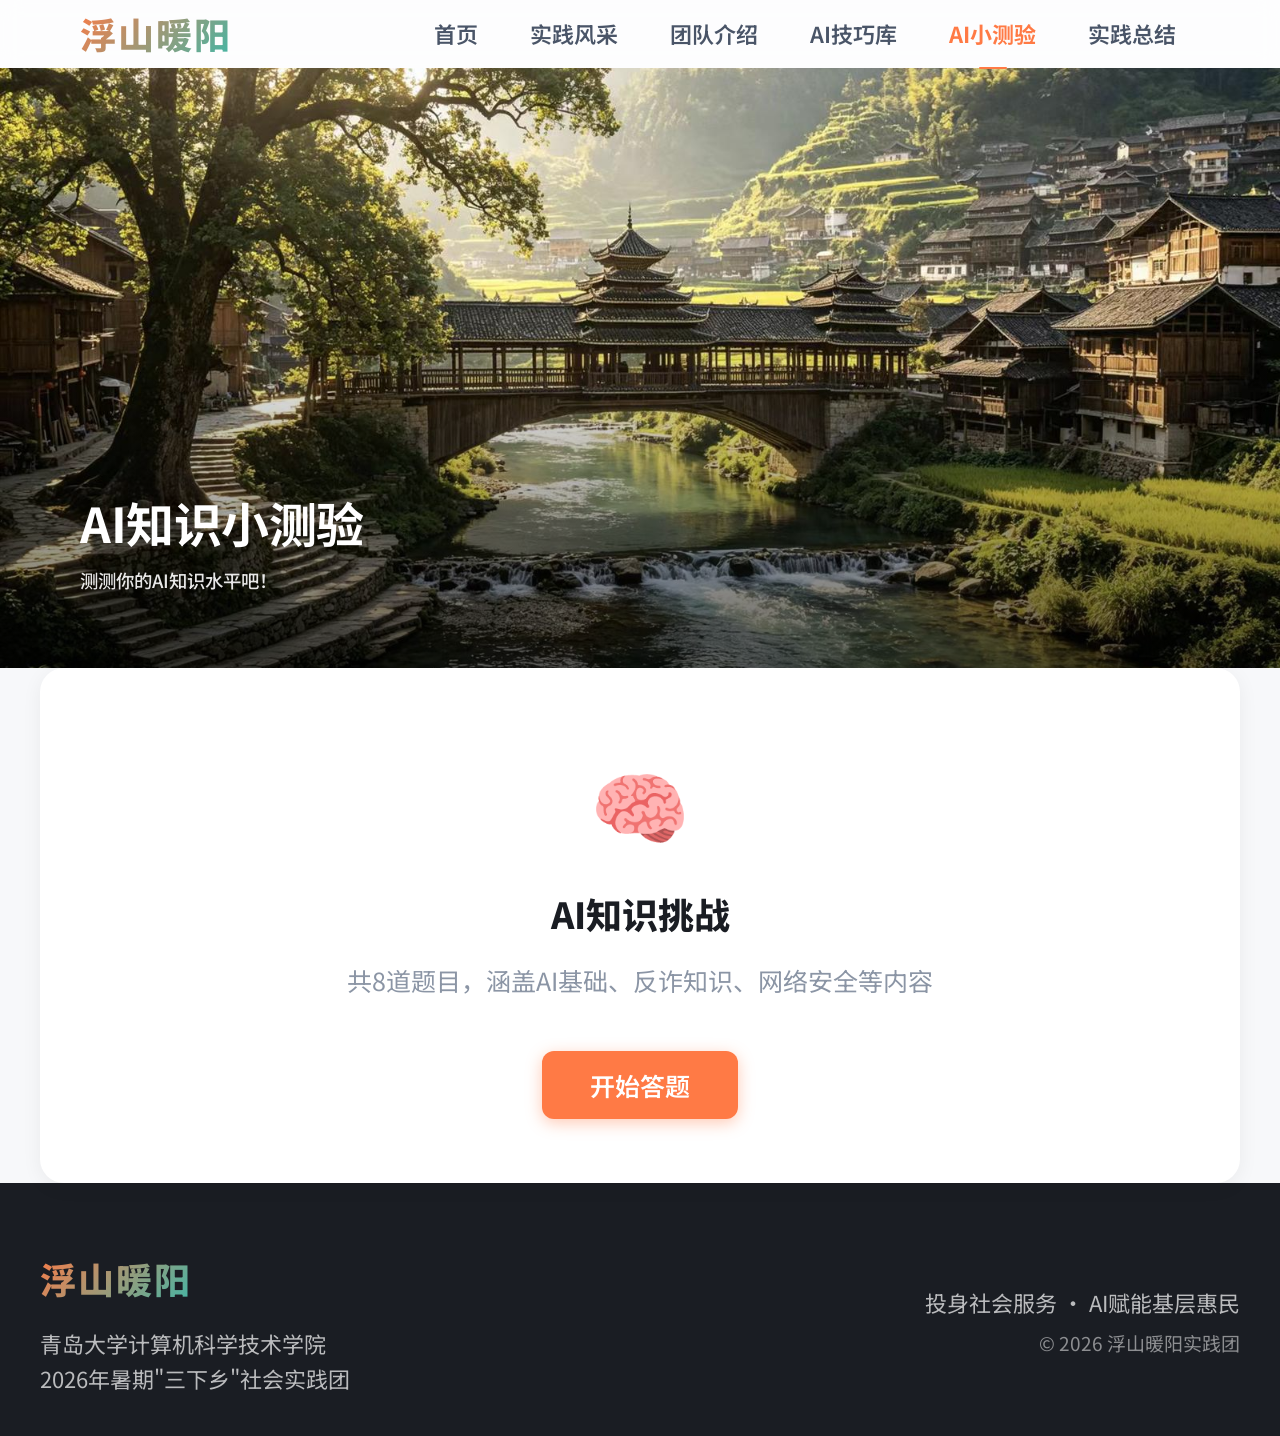
<file: quiz.html>
﻿<!DOCTYPE html>
<html lang="zh-CN">
<head>
    <meta charset="UTF-8">
    <meta name="viewport" content="width=device-width, initial-scale=1.0">
    <title>AI小测验 · 浮山暖阳</title>
    <link rel="stylesheet" href="css/style.css">
    <style>
/* 手机端导航修复 */
@media (max-width: 768px) {
    .nav-menu { display: none; position: fixed; top: 56px; left: 0; right: 0; background: #fff; flex-direction: column; padding: 16px; box-shadow: 0 4px 16px rgba(0,0,0,.1); gap: 8px; z-index: 1000; }
    .nav-menu.active { display: flex; }
    .hamburger { display: flex !important; position: relative; z-index: 1001; }
    .hamburger span { background: #333; display: block; }
}
.quiz-icon{font-size:5rem;margin-bottom:20px}
.quiz-main{margin-bottom:24px}
.progress-text{text-align:right;margin-top:12px;font-size:.9rem;color:#8B95A5}
.result-score{font-size:4rem;font-weight:800;background:linear-gradient(135deg,#FF7A45,#3CB8A9);-webkit-background-clip:text;-webkit-text-fill-color:transparent;background-clip:text;margin:16px 0 20px}
.quiz-container{max-width:1200px;margin:0 auto;background:#fff;border-radius:24px;padding:64px 56px;box-shadow:0 4px 20px rgba(0,0,0,.06);text-align:center}
.container{max-width:1300px}
.page-header{height:66.67vh;min-height:500px;background-size:cover;background-position:center;position:relative;margin:0;margin-top:68px;display:block!important;align-items:unset!important;justify-content:unset!important;text-align:left!important}
.page-header::before{content:'';position:absolute;inset:0;background:linear-gradient(to bottom,rgba(0,0,0,0) 40%,rgba(0,0,0,0.6) 100%)!important;top:0!important;right:0!important;width:100%!important;height:100%!important;border-radius:0!important}
.page-header::after{display:none!important}
.page-header .container{position:absolute!important;z-index:1!important;text-align:left!important;left:80px!important;bottom:72px!important;max-width:none!important;width:auto!important;margin:0!important;padding:0!important}
.page-title{color:#fff;font-size:3rem;font-weight:700;margin-bottom:12px;text-shadow:0 2px 8px rgba(0,0,0,.3)}
.page-subtitle{color:#fff;opacity:.9;font-size:1.15rem;margin:0;text-shadow:0 1px 4px rgba(0,0,0,.3)}
    </style>
    <link href="https://fonts.googleapis.com/css2?family=Noto+Sans+SC:wght@300;400;500;700;900&display=swap" rel="stylesheet">
</head>
<body>
    <!-- 导航栏 -->
    <nav class="navbar" id="navbar">
        <div class="nav-container">
            <a href="index.html" class="nav-logo">
                <span class="logo-text">浮山暖阳</span>
            </a>
            <ul class="nav-menu" id="navMenu">
                <li><a href="index.html" class="nav-link">首页</a></li>
                <li><a href="practice.html" class="nav-link">实践风采</a></li>
                <li><a href="team.html" class="nav-link">团队介绍</a></li>
                <li><a href="ai.html" class="nav-link">AI技巧库</a></li>
                <li><a href="quiz.html" class="nav-link active">AI小测验</a></li>
                <li><a href="summary.html" class="nav-link">实践总结</a></li>
            </ul>
            <div class="hamburger" id="hamburger">
                <span></span>
                <span></span>
                <span></span>
            </div>
        </div>
    </nav>

    <!-- 页面头部 -->
    <div class="page-header" style="background-image:url('images/quiz.jpg.jpg');">
        <div class="container">
            <h1 class="page-title">AI知识小测验</h1>
            <p class="page-subtitle">测测你的AI知识水平吧！</p>
        </div>
    </div>

    <div class="container">
        <div class="quiz-container reveal">
            <div class="quiz-start" id="quiz-start">
                <div class="quiz-icon">🧠</div>
                <h2>AI知识挑战</h2>
                <p>共8道题目，涵盖AI基础、反诈知识、网络安全等内容</p>
                <button class="btn btn-primary" onclick="startQuiz()">开始答题</button>
            </div>
            
            <div class="quiz-main" id="quiz-main" style="display:none;">
                <div class="quiz-progress">
                    <div class="progress-bar">
                        <div class="progress-fill" id="progress-fill"></div>
                    </div>
                    <div class="progress-text">
                        第 <span id="current-q">1</span> / 8 题
                    </div>
                </div>
                <div class="quiz-question" id="quiz-question"></div>
                <div class="quiz-options" id="quiz-options"></div>
                <div class="quiz-feedback" id="quiz-feedback" style="display:none;"></div>
                <button class="btn btn-primary next-btn" id="next-btn" style="display:none;" onclick="nextQuestion()">
                    下一题 →
                </button>
            </div>
            
            <div class="quiz-result" id="quiz-result" style="display:none;">
                <div class="result-icon" id="result-icon">🎉</div>
                <h2 id="result-title">测验完成！</h2>
                <div class="result-score">
                    <span id="score-value">0</span> / 8
                </div>
                <p id="result-desc"></p>
                <button class="btn btn-primary" onclick="restartQuiz()">再测一次</button>
            </div>
        </div>
    </div>

    <!-- 页脚 -->
    <footer class="footer">
        <div class="container">
            <div class="footer-content">
                <div class="footer-left">
                    <div class="footer-logo">
                        <span class="logo-text">浮山暖阳</span>
                    </div>
                    <p>青岛大学计算机科学技术学院<br>2026年暑期"三下乡"社会实践团</p>
                </div>
                <div class="footer-right">
                    <p>投身社会服务 · AI赋能基层惠民</p>
                    <p class="footer-copyright">© 2026 浮山暖阳实践团</p>
                </div>
            </div>
        </div>
    </footer>

    <!-- 回到顶部按钮 -->
    <button class="back-to-top" id="backToTop" onclick="scrollToTop()">
        <span>↑</span>
    </button>

    <script src="js/main.js"></script>
</body>
</html>
</file>
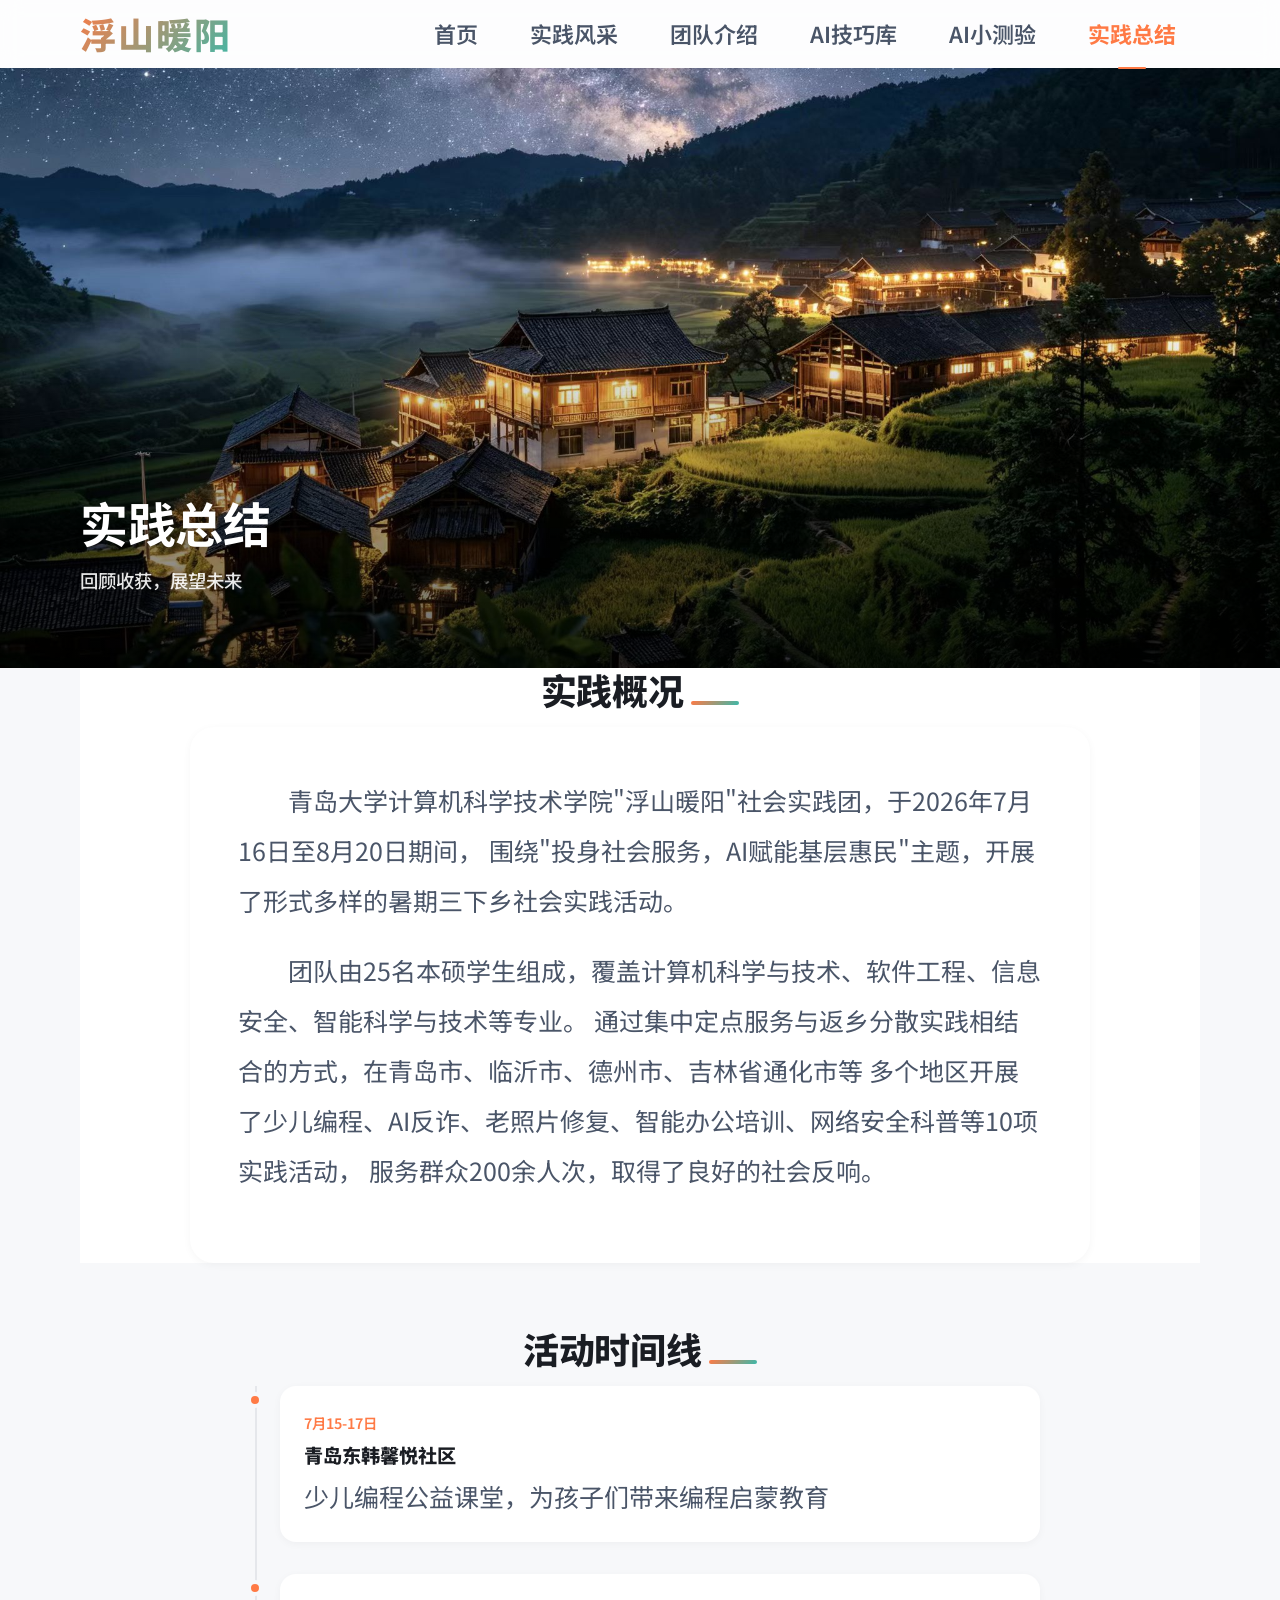
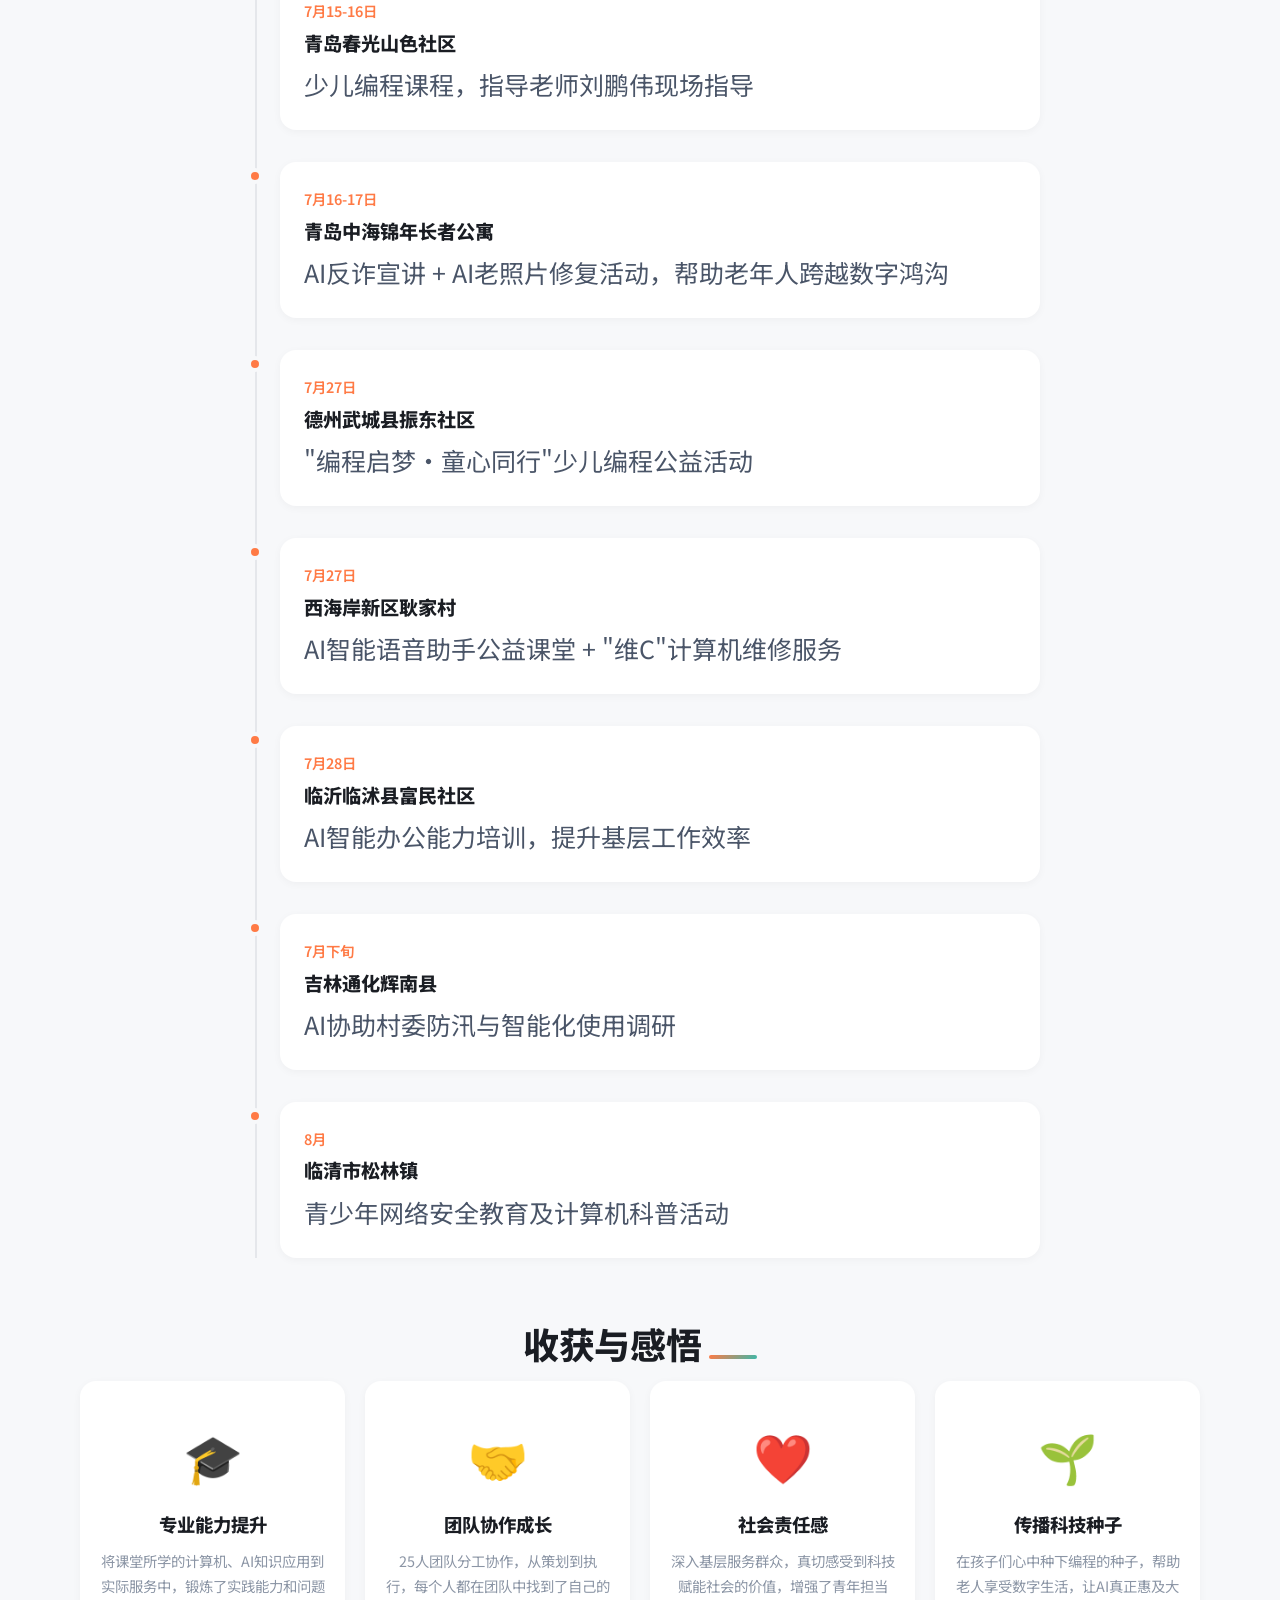
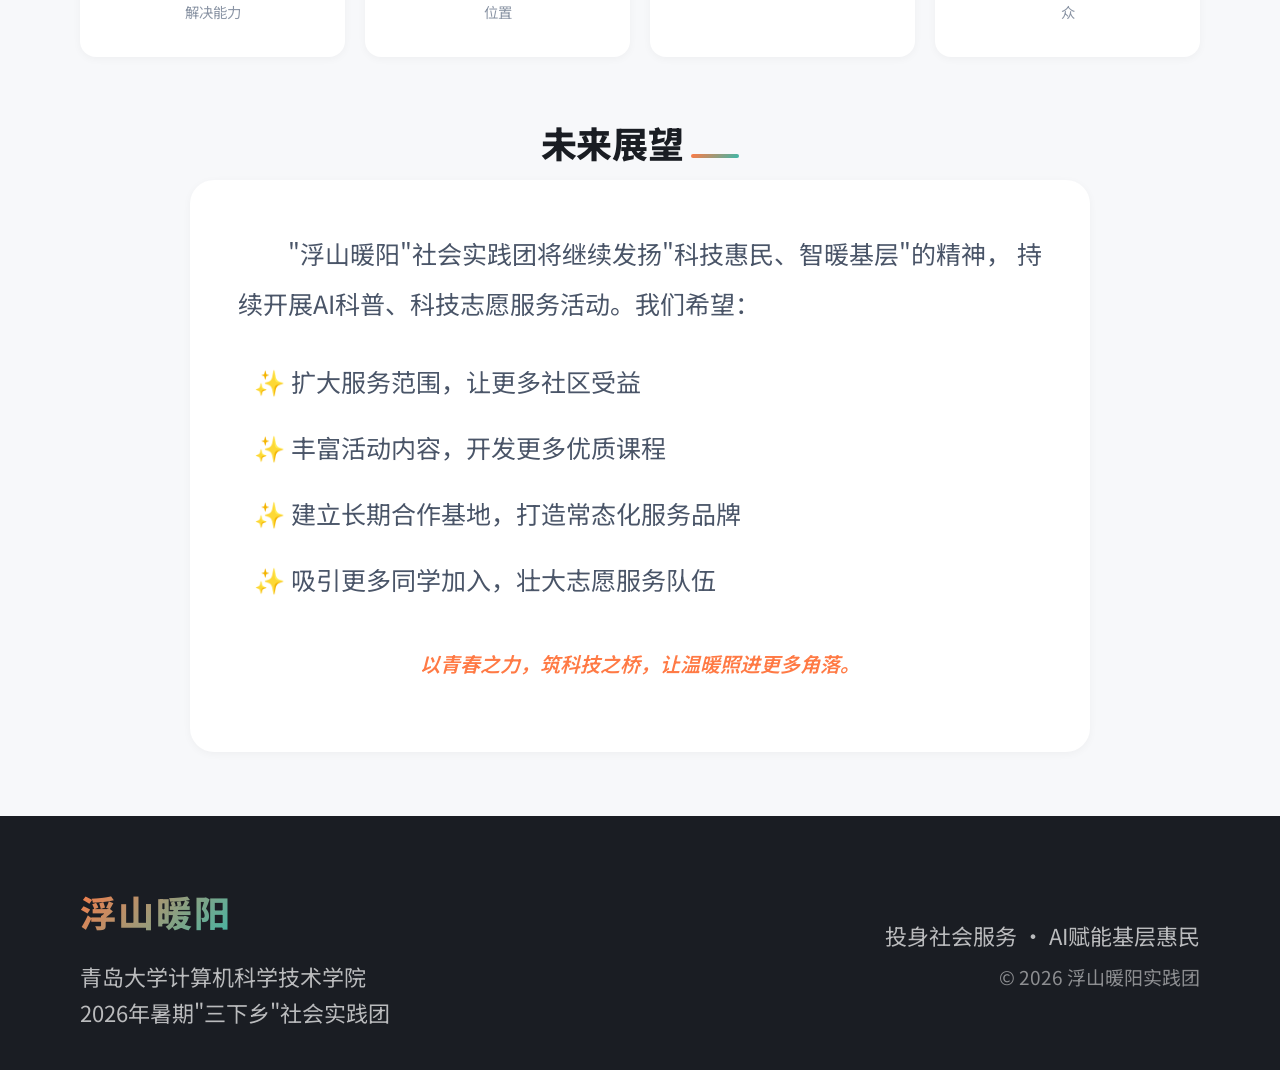
<file: summary.html>
﻿<!DOCTYPE html>
<html lang="zh-CN">
<head>
    <meta charset="UTF-8">
    <meta name="viewport" content="width=device-width, initial-scale=1.0">
    <title>实践总结 · 浮山暖阳</title>
    <link rel="stylesheet" href="css/style.css">
    <style>
/* 手机端导航修复 */
@media (max-width: 768px) {
    .nav-menu { display: none; position: fixed; top: 56px; left: 0; right: 0; background: #fff; flex-direction: column; padding: 16px; box-shadow: 0 4px 16px rgba(0,0,0,.1); gap: 8px; z-index: 1000; }
    .nav-menu.active { display: flex; }
    .hamburger { display: flex !important; position: relative; z-index: 1001; }
    .hamburger span { background: #333; display: block; }
}
.summary-card{max-width:900px;margin:0 auto;background:#fff;border-radius:24px;padding:48px;box-shadow:0 2px 8px rgba(0,0,0,.04);line-height:2}
.summary-card p{margin-bottom:20px;text-indent:2em}
.timeline-section{margin-top:64px;margin-bottom:64px}
.timeline{max-width:800px;margin:0 auto;position:relative;padding-left:40px}
.timeline::before{content:'';position:absolute;left:15px;top:0;bottom:0;width:2px;background:#E5E7EB}
.timeline-item{position:relative;margin-bottom:32px}
.timeline-item:last-child{margin-bottom:0}
.timeline-dot{position:absolute;left:-33px;top:6px;width:16px;height:16px;border-radius:50%;background:#FF7A45;border:4px solid #F7F8FA;z-index:1}
.timeline-content{background:#fff;padding:24px;border-radius:16px;box-shadow:0 2px 8px rgba(0,0,0,.04)}
.timeline-date{color:#FF7A45;font-weight:600;font-size:.9rem;margin-bottom:8px}
.timeline-content h3{font-size:1.2rem;margin-bottom:8px}
.timeline-content p{color:#4A5568;margin:0}
.harvest-section{margin-bottom:64px}
.harvest-grid{display:grid;grid-template-columns:repeat(4,1fr);gap:20px;max-width:1200px;margin:0 auto}
.harvest-card{background:#fff;border-radius:16px;padding:32px 20px;text-align:center;box-shadow:0 2px 8px rgba(0,0,0,.04);transition:all .3s ease}
.harvest-card:hover{transform:translateY(-4px);box-shadow:0 8px 32px rgba(0,0,0,.08)}
.harvest-icon{font-size:3rem;margin-bottom:16px}
.harvest-card h3{font-size:1.15rem;margin-bottom:12px}
.harvest-card p{color:#8B95A5;line-height:1.8;font-size:.9rem}
.future-section{margin-bottom:64px}
.future-card{max-width:900px;margin:0 auto;background:#fff;border-radius:24px;padding:48px;box-shadow:0 2px 8px rgba(0,0,0,.04);line-height:2}
.future-card p{margin-bottom:20px;text-indent:2em}
.future-card ul{list-style:none;padding:0;margin-bottom:20px}
.future-card li{padding:8px 0;padding-left:16px;position:relative}
.future-quote{text-align:center;font-size:1.25rem;font-weight:600;color:#FF7A45;margin-top:32px!important;text-indent:0!important;font-style:italic}
.page-header{height:66.67vh;min-height:500px;background-size:cover;background-position:center;position:relative;margin:0;margin-top:68px;display:block!important;align-items:unset!important;justify-content:unset!important;text-align:left!important}
.page-header::before{content:'';position:absolute;inset:0;background:linear-gradient(to bottom,rgba(0,0,0,0) 40%,rgba(0,0,0,0.6) 100%)!important;top:0!important;right:0!important;width:100%!important;height:100%!important;border-radius:0!important}
.page-header::after{display:none!important}
.page-header .container{position:absolute!important;z-index:1!important;text-align:left!important;left:80px!important;bottom:72px!important;max-width:none!important;width:auto!important;margin:0!important;padding:0!important}
.page-title{color:#fff;font-size:3rem;font-weight:700;margin-bottom:12px;text-shadow:0 2px 8px rgba(0,0,0,.3)}
.page-subtitle{color:#fff;opacity:.9;font-size:1.15rem;margin:0;text-shadow:0 1px 4px rgba(0,0,0,.3)}
    </style>
    <link href="https://fonts.googleapis.com/css2?family=Noto+Sans+SC:wght@300;400;500;700;900&display=swap" rel="stylesheet">
</head>
<body>
    <!-- 导航栏 -->
    <nav class="navbar" id="navbar">
        <div class="nav-container">
            <a href="index.html" class="nav-logo">
                <span class="logo-text">浮山暖阳</span>
            </a>
            <ul class="nav-menu" id="navMenu">
                <li><a href="index.html" class="nav-link">首页</a></li>
                <li><a href="practice.html" class="nav-link">实践风采</a></li>
                <li><a href="team.html" class="nav-link">团队介绍</a></li>
                <li><a href="ai.html" class="nav-link">AI技巧库</a></li>
                <li><a href="quiz.html" class="nav-link">AI小测验</a></li>
                <li><a href="summary.html" class="nav-link active">实践总结</a></li>
            </ul>
            <div class="hamburger" id="hamburger">
                <span></span>
                <span></span>
                <span></span>
            </div>
        </div>
    </nav>

    <!-- 页面头部 -->
    <div class="page-header" style="background-image:url('images/summary.jpg.jpg');">
        <div class="container">
            <h1 class="page-title">实践总结</h1>
            <p class="page-subtitle">回顾收获，展望未来</p>
        </div>
    </div>

    <div class="container">
        <!-- 实践概况 -->
        <div class="summary-section reveal">
            <h2 class="section-title">实践概况 <span class="title-line"></span></h2>
            <div class="summary-card">
                <p>
                    青岛大学计算机科学技术学院"浮山暖阳"社会实践团，于2026年7月16日至8月20日期间，
                    围绕"投身社会服务，AI赋能基层惠民"主题，开展了形式多样的暑期三下乡社会实践活动。
                </p>
                <p>
                    团队由25名本硕学生组成，覆盖计算机科学与技术、软件工程、信息安全、智能科学与技术等专业。
                    通过集中定点服务与返乡分散实践相结合的方式，在青岛市、临沂市、德州市、吉林省通化市等
                    多个地区开展了少儿编程、AI反诈、老照片修复、智能办公培训、网络安全科普等10项实践活动，
                    服务群众200余人次，取得了良好的社会反响。
                </p>
            </div>
        </div>

        <!-- 活动时间线 -->
        <div class="timeline-section reveal">
            <h2 class="section-title">活动时间线 <span class="title-line"></span></h2>
            <div class="timeline">
                <div class="timeline-item">
                    <div class="timeline-dot"></div>
                    <div class="timeline-content">
                        <div class="timeline-date">7月15-17日</div>
                        <h3>青岛东韩馨悦社区</h3>
                        <p>少儿编程公益课堂，为孩子们带来编程启蒙教育</p>
                    </div>
                </div>
                <div class="timeline-item">
                    <div class="timeline-dot"></div>
                    <div class="timeline-content">
                        <div class="timeline-date">7月15-16日</div>
                        <h3>青岛春光山色社区</h3>
                        <p>少儿编程课程，指导老师刘鹏伟现场指导</p>
                    </div>
                </div>
                <div class="timeline-item">
                    <div class="timeline-dot"></div>
                    <div class="timeline-content">
                        <div class="timeline-date">7月16-17日</div>
                        <h3>青岛中海锦年长者公寓</h3>
                        <p>AI反诈宣讲 + AI老照片修复活动，帮助老年人跨越数字鸿沟</p>
                    </div>
                </div>
                <div class="timeline-item">
                    <div class="timeline-dot"></div>
                    <div class="timeline-content">
                        <div class="timeline-date">7月27日</div>
                        <h3>德州武城县振东社区</h3>
                        <p>"编程启梦·童心同行"少儿编程公益活动</p>
                    </div>
                </div>
                <div class="timeline-item">
                    <div class="timeline-dot"></div>
                    <div class="timeline-content">
                        <div class="timeline-date">7月27日</div>
                        <h3>西海岸新区耿家村</h3>
                        <p>AI智能语音助手公益课堂 + "维C"计算机维修服务</p>
                    </div>
                </div>
                <div class="timeline-item">
                    <div class="timeline-dot"></div>
                    <div class="timeline-content">
                        <div class="timeline-date">7月28日</div>
                        <h3>临沂临沭县富民社区</h3>
                        <p>AI智能办公能力培训，提升基层工作效率</p>
                    </div>
                </div>
                <div class="timeline-item">
                    <div class="timeline-dot"></div>
                    <div class="timeline-content">
                        <div class="timeline-date">7月下旬</div>
                        <h3>吉林通化辉南县</h3>
                        <p>AI协助村委防汛与智能化使用调研</p>
                    </div>
                </div>
                <div class="timeline-item">
                    <div class="timeline-dot"></div>
                    <div class="timeline-content">
                        <div class="timeline-date">8月</div>
                        <h3>临清市松林镇</h3>
                        <p>青少年网络安全教育及计算机科普活动</p>
                    </div>
                </div>
            </div>
        </div>

        <!-- 收获与感悟 -->
        <div class="harvest-section reveal">
            <h2 class="section-title">收获与感悟 <span class="title-line"></span></h2>
            <div class="harvest-grid">
                <div class="harvest-card">
                    <div class="harvest-icon">🎓</div>
                    <h3>专业能力提升</h3>
                    <p>将课堂所学的计算机、AI知识应用到实际服务中，锻炼了实践能力和问题解决能力</p>
                </div>
                <div class="harvest-card">
                    <div class="harvest-icon">🤝</div>
                    <h3>团队协作成长</h3>
                    <p>25人团队分工协作，从策划到执行，每个人都在团队中找到了自己的位置</p>
                </div>
                <div class="harvest-card">
                    <div class="harvest-icon">❤️</div>
                    <h3>社会责任感</h3>
                    <p>深入基层服务群众，真切感受到科技赋能社会的价值，增强了青年担当</p>
                </div>
                <div class="harvest-card">
                    <div class="harvest-icon">🌱</div>
                    <h3>传播科技种子</h3>
                    <p>在孩子们心中种下编程的种子，帮助老人享受数字生活，让AI真正惠及大众</p>
                </div>
            </div>
        </div>

        <!-- 未来展望 -->
        <div class="future-section reveal">
            <h2 class="section-title">未来展望 <span class="title-line"></span></h2>
            <div class="future-card">
                <p>
                    "浮山暖阳"社会实践团将继续发扬"科技惠民、智暖基层"的精神，
                    持续开展AI科普、科技志愿服务活动。我们希望：
                </p>
                <ul>
                    <li>✨ 扩大服务范围，让更多社区受益</li>
                    <li>✨ 丰富活动内容，开发更多优质课程</li>
                    <li>✨ 建立长期合作基地，打造常态化服务品牌</li>
                    <li>✨ 吸引更多同学加入，壮大志愿服务队伍</li>
                </ul>
                <p class="future-quote">
                    以青春之力，筑科技之桥，让温暖照进更多角落。
                </p>
            </div>
        </div>
    </div>

    <!-- 页脚 -->
    <footer class="footer">
        <div class="container">
            <div class="footer-content">
                <div class="footer-left">
                    <div class="footer-logo">
                        <span class="logo-text">浮山暖阳</span>
                    </div>
                    <p>青岛大学计算机科学技术学院<br>2026年暑期"三下乡"社会实践团</p>
                </div>
                <div class="footer-right">
                    <p>投身社会服务 · AI赋能基层惠民</p>
                    <p class="footer-copyright">© 2026 浮山暖阳实践团</p>
                </div>
            </div>
        </div>
    </footer>

    <!-- 回到顶部按钮 -->
    <button class="back-to-top" id="backToTop" onclick="scrollToTop()">
        <span>↑</span>
    </button>

    <script src="js/main.js"></script>
</body>
</html>
</file>
<file: css/style.css>
/* ============================================
   浮山暖阳 · 设计系统
   ============================================ */

/* ========== 1. 设计变量 ========== */
:root {
    /* 主色：暖橙 */
    --color-primary: #FF7A45;
    --color-primary-hover: #FF6633;
    --color-primary-light: #FFF1EB;
    --color-primary-lighter: #FFFAF7;

    /* 辅色：青绿 */
    --color-secondary: #3CB8A9;
    --color-secondary-hover: #2DA899;
    --color-secondary-light: #E8F6F4;
    --color-secondary-lighter: #F5FBFA;

    /* 唯一渐变：橙绿渐变 */
    --gradient-primary: linear-gradient(135deg, #FF7A45 0%, #3CB8A9 100%);
    --gradient-soft: linear-gradient(135deg, #FFE8DC 0%, #E0F2EF 100%);
    --gradient-page-header: linear-gradient(180deg, #FFF8F3 0%, #F0FAF8 100%);

    /* 三级灰度标准 */
    --color-text-title: #1A1D23;
    --color-text-body: #4A5568;
    --color-text-muted: #8B95A5;

    /* 辅助灰度 */
    --color-text-4: #98A2B3;
    --color-text-5: #D0D5DD;

    --color-bg-1: #FFFFFF;
    --color-bg-2: #F7F8FA;
    --color-bg-3: #EEF0F3;
    --color-border: #E5E7EB;
    --color-border-light: #F0F1F3;

    /* 字号阶梯（更大差距） */
    --font-size-h1: 48px;
    --font-size-h2: 36px;
    --font-size-h3: 42px;
    --font-size-h4: 33px;
    --font-size-body: 25px;
    --font-size-body-sm: 22px;
    --font-size-caption: 19px;

    /* 字重 */
    --font-weight-bold: 800;
    --font-weight-semibold: 700;
    --font-weight-medium: 600;
    --font-weight-regular: 500;

    /* 行高 */
    --line-height-tight: 1.2;
    --line-height-normal: 1.75;
    --line-height-relaxed: 1.85;

    /* 间距系统（严格8px倍数） */
    --space-1: 4px;
    --space-2: 8px;
    --space-3: 16px;
    --space-4: 24px;
    --space-5: 32px;
    --space-6: 40px;
    --space-8: 48px;
    --space-10: 56px;
    --space-12: 64px;
    --space-16: 80px;
    --space-20: 96px;
    --space-24: 120px;

    /* 圆角 */
    --radius-xs: 4px;
    --radius-sm: 8px;
    --radius-md: 12px;
    --radius-lg: 16px;
    --radius-xl: 20px;
    --radius-2xl: 24px;
    --radius-full: 9999px;

    /* 阴影系统 */
    --shadow-xs: 0 1px 2px rgba(0,0,0,0.03);
    --shadow-sm: 0 2px 8px rgba(0,0,0,0.04);
    --shadow-md: 0 4px 16px rgba(0,0,0,0.06);
    --shadow-lg: 0 8px 32px rgba(0,0,0,0.08);
    --shadow-xl: 0 16px 48px rgba(0,0,0,0.1);

    /* 过渡 */
    --transition-fast: 0.15s ease;
    --transition-base: 0.3s ease;
    --transition-slow: 0.5s ease;

    /* 栅格（12列） */
    --container-max: 1200px;
    --gutter: 24px;
}

/* ========== 2. 基础样式 ========== */
* {
    margin: 0;
    padding: 0;
    box-sizing: border-box;
}

html {
    scroll-behavior: smooth;
}

body {
    font-family: 'Noto Sans SC', -apple-system, BlinkMacSystemFont, 'Segoe UI', 'PingFang SC', 'Microsoft YaHei', sans-serif;
    font-size: var(--font-size-body);
    color: var(--color-text-body);
    background: var(--color-bg-2);
    line-height: var(--line-height-normal);
    -webkit-font-smoothing: antialiased;
    -moz-osx-font-smoothing: grayscale;
}

h1, h2, h3, h4, h5, h6 {
    color: var(--color-text-title);
    font-weight: var(--font-weight-bold);
    line-height: var(--line-height-tight);
}

.text-highlight {
    color: var(--color-primary);
    font-weight: var(--font-weight-semibold);
}

a {
    text-decoration: none;
    color: inherit;
}

img {
    max-width: 100%;
    display: block;
}

button {
    font-family: inherit;
    cursor: pointer;
    border: none;
    background: none;
}

ul {
    list-style: none;
}

/* 容器 */
.container {
    max-width: var(--container-max);
    margin: 0 auto;
    padding: 0 var(--space-6);
}

/* 12列栅格 */
.grid-12 {
    display: grid;
    grid-template-columns: repeat(12, 1fr);
    gap: var(--gutter);
}

/* ========== 3. 导航栏 ========== */
.navbar {
    position: fixed;
    top: 0;
    left: 0;
    right: 0;
    z-index: 1000;
    height: 68px;
    background: rgba(255, 255, 255, 0.75);
    backdrop-filter: blur(10px);
    -webkit-backdrop-filter: blur(10px);
    border-bottom: 1px solid transparent;
    transition: all var(--transition-base);
}

.navbar.scrolled {
    background: rgba(255, 255, 255, 0.95);
    backdrop-filter: blur(20px);
    -webkit-backdrop-filter: blur(20px);
    border-bottom-color: var(--color-border-light);
    box-shadow: var(--shadow-sm);
}

.nav-container {
    max-width: var(--container-max);
    margin: 0 auto;
    padding: 0 var(--space-6);
    height: 100%;
    display: flex;
    align-items: center;
    justify-content: space-between;
}

.nav-logo {
    display: flex;
    align-items: center;
    gap: var(--space-3);
    cursor: pointer;
}

.nav-badge {
    height: 44px;
    width: auto;
    object-fit: contain;
}

.nav-badge-second {
    height: 38px;
}

.logo-text {
    font-size: 2.25rem;
    font-weight: var(--font-weight-bold);
    color: var(--color-text-title);
    letter-spacing: 2px;
    background: var(--gradient-primary);
    -webkit-background-clip: text;
    -webkit-text-fill-color: transparent;
    background-clip: text;
}

.nav-menu {
    display: flex;
    align-items: center;
    gap: var(--space-1);
}

.nav-link {
    position: relative;
    display: block;
    padding: var(--space-3) var(--space-4);
    font-size: var(--font-size-body-sm);
    font-weight: var(--font-weight-medium);
    color: var(--color-text-body);
    transition: color var(--transition-base);
    border-radius: var(--radius-md);
}

.nav-link:hover {
    color: var(--color-primary);
}

.nav-link.active {
    color: var(--color-primary);
    font-weight: var(--font-weight-semibold);
}

.nav-link.active::after {
    content: '';
    position: absolute;
    left: 50%;
    bottom: 0;
    transform: translateX(-50%);
    width: 28px;
    height: 2px;
    background: var(--color-primary);
    border-radius: var(--radius-full);
}

.hamburger {
    display: none;
    flex-direction: column;
    justify-content: center;
    gap: 6px;
    cursor: pointer;
    padding: 12px;
    z-index: 1001;
    min-width: 44px;
    min-height: 44px;
    -webkit-tap-highlight-color: transparent;
}

.hamburger span {
    width: 28px;
    height: 3px;
    background: #333;
    border-radius: 2px;
    transition: var(--transition-base);
    display: block;
}

/* ========== 4. 页面头部 ========== */
.page-header {
    height: 360px;
    display: flex;
    flex-direction: column;
    align-items: center;
    justify-content: center;
    text-align: center;
    background: linear-gradient(180deg, #FFF5EE 0%, #EDF9F7 100%);
    position: relative;
    overflow: hidden;
    margin-top: 68px;
}

.page-header::before {
    content: '';
    position: absolute;
    top: -30%;
    right: 10%;
    width: 480px;
    height: 480px;
    background: radial-gradient(circle, rgba(255,122,69,0.1) 0%, transparent 65%);
    border-radius: 50%;
}

.page-header::after {
    content: '';
    position: absolute;
    bottom: -25%;
    left: 8%;
    width: 400px;
    height: 400px;
    background: radial-gradient(circle, rgba(60,184,169,0.1) 0%, transparent 65%);
    border-radius: 50%;
}

.page-title {
    font-size: var(--font-size-h1);
    font-weight: var(--font-weight-bold);
    color: var(--color-text-title);
    line-height: var(--line-height-tight);
    margin-bottom: var(--space-3);
    position: relative;
    z-index: 1;
    letter-spacing: -0.5px;
}

.page-subtitle {
    font-size: var(--font-size-body);
    color: var(--color-text-muted);
    font-weight: var(--font-weight-regular);
    position: relative;
    z-index: 1;
}

/* ========== 5. 区块通用 ========== */
.section {
    padding: var(--space-16) 0;
}

.section-title {
    font-size: var(--font-size-h2);
    font-weight: var(--font-weight-bold);
    color: var(--color-text-title);
    text-align: center;
    margin-bottom: var(--space-3);
    line-height: var(--line-height-tight);
    letter-spacing: -0.3px;
}

.title-line-wrap {
    text-align: center;
    margin-top: var(--space-4);
}

.title-line {
    display: inline-block;
    width: 48px;
    height: 4px;
    background: var(--gradient-primary);
    border-radius: var(--radius-full);
}

.section-subtitle {
    text-align: center;
    color: var(--color-text-muted);
    font-size: var(--font-size-body);
    margin-bottom: var(--space-12);
    margin-top: var(--space-4);
}

/* ========== 6. 首页轮播图 ========== */
.hero-carousel {
    position: relative;
    width: 100%;
    height: 720px;
    margin-top: 68px;
    overflow: hidden;
}

.carousel-container {
    position: relative;
    width: 100%;
    height: 100%;
}

.carousel-slide {
    position: absolute;
    top: 0;
    left: 0;
    width: 100%;
    height: 100%;
    opacity: 0;
    transition: opacity 1s ease;
    cursor: pointer;
}

.carousel-slide.active {
    opacity: 1;
    z-index: 1;
}

.carousel-slide img {
    width: 100%;
    height: 100%;
    object-fit: contain;
    background: #f0f1f3;
}

.carousel-slide-overlay {
    position: absolute;
    inset: 0;
    background: linear-gradient(180deg, rgba(0,0,0,0.02) 0%, rgba(0,0,0,0.5) 100%);
    pointer-events: none;
}

.carousel-slide-content {
    position: absolute;
    bottom: 100px;
    left: 50%;
    transform: translateX(-50%);
    text-align: center;
    color: #fff;
    z-index: 2;
    max-width: 900px;
    padding: 0 var(--space-6);
}

.carousel-slide-badge {
    display: inline-block;
    padding: var(--space-2) var(--space-5);
    background: rgba(255,122,69,0.95);
    border-radius: var(--radius-full);
    font-size: var(--font-size-body-sm);
    font-weight: 600;
    margin-bottom: var(--space-4);
    letter-spacing: 0.5px;
}

.carousel-slide-title {
    font-size: var(--font-size-h1);
    font-weight: 700;
    margin-bottom: var(--space-3);
    text-shadow: 0 2px 15px rgba(0,0,0,0.4);
    letter-spacing: -0.5px;
}

.carousel-slide-desc {
    font-size: var(--font-size-body);
    opacity: 0.95;
    text-shadow: 0 1px 8px rgba(0,0,0,0.3);
    margin-bottom: var(--space-5);
    line-height: 1.6;
}

.carousel-slide-link {
    display: inline-block;
    padding: 10px 24px;
    background: var(--color-primary);
    color: #fff;
    border-radius: var(--radius-full);
    font-size: 0.9rem;
    font-weight: 600;
    transition: all var(--transition-base);
    box-shadow: 0 4px 16px rgba(255,122,69,0.4);
}

.carousel-slide:hover .carousel-slide-link {
    background: var(--color-primary-hover);
    transform: translateY(-2px);
    box-shadow: 0 6px 24px rgba(255,122,69,0.5);
}

.carousel-arrow {
    position: absolute;
    top: 50%;
    transform: translateY(-50%);
    width: 60px;
    height: 60px;
    border-radius: 50%;
    background: rgba(255,255,255,0.2);
    backdrop-filter: blur(10px);
    -webkit-backdrop-filter: blur(10px);
    border: 1px solid rgba(255,255,255,0.3);
    color: #fff;
    font-size: 36px;
    cursor: pointer;
    z-index: 10;
    display: flex;
    align-items: center;
    justify-content: center;
    transition: all var(--transition-base);
    font-family: inherit;
    line-height: 1;
}

.carousel-arrow:hover {
    background: var(--color-primary);
    transform: translateY(-50%) scale(1.1);
    border-color: var(--color-primary);
}

.carousel-prev {
    left: 50px;
}

.carousel-next {
    right: 50px;
}

.carousel-dots {
    position: absolute;
    bottom: 36px;
    left: 50%;
    transform: translateX(-50%);
    display: flex;
    gap: var(--space-3);
    z-index: 10;
}

.carousel-dot {
    width: 12px;
    height: 12px;
    border-radius: 50%;
    background: rgba(255,255,255,0.4);
    cursor: pointer;
    transition: all var(--transition-base);
}

.carousel-dot:hover {
    background: rgba(255,255,255,0.7);
}

.carousel-dot.active {
    background: var(--color-primary);
    width: 36px;
    border-radius: var(--radius-full);
}

/* 按钮 */
.btn {
    display: inline-flex;
    align-items: center;
    justify-content: center;
    gap: var(--space-2);
    padding: var(--space-3) var(--space-8);
    font-size: var(--font-size-body);
    font-weight: 600;
    border-radius: var(--radius-md);
    transition: all var(--transition-base);
    cursor: pointer;
    border: none;
}

.btn-primary {
    background: var(--color-primary);
    color: #fff;
    box-shadow: 0 4px 16px rgba(255,122,69,0.4);
}

.btn-primary:hover {
    background: var(--color-primary-hover);
    transform: translateY(-2px);
    box-shadow: 0 6px 24px rgba(255,122,69,0.5);
}

.btn-secondary {
    background: rgba(255,255,255,0.2);
    color: #fff;
    backdrop-filter: blur(10px);
    border: 1px solid rgba(255,255,255,0.4);
}

.btn-secondary:hover {
    background: rgba(255,255,255,0.3);
    transform: translateY(-2px);
}

/* ========== 7. 数据统计 ========== */
.stats-section {
    background: var(--color-bg-1);
}

.stats-grid {
    display: grid;
    grid-template-columns: repeat(6, 1fr);
    gap: var(--space-6);
    max-width: 1000px;
    margin: 0 auto;
}

.stat-card {
    text-align: center;
    padding: var(--space-8) var(--space-4);
    background: var(--color-bg-2);
    border-radius: var(--radius-xl);
    transition: all var(--transition-base);
}

.stat-card:hover {
    transform: translateY(-4px);
    box-shadow: var(--shadow-md);
}

.stat-icon {
    font-size: 2.5rem;
    margin-bottom: var(--space-4);
}

.stat-number {
    font-size: 2.5rem;
    font-weight: var(--font-weight-bold);
    background: var(--gradient-primary);
    -webkit-background-clip: text;
    -webkit-text-fill-color: transparent;
    background-clip: text;
    margin-bottom: var(--space-2);
    line-height: 1;
}

.stat-label {
    font-size: var(--font-size-body-sm);
    color: var(--color-text-body);
    font-weight: var(--font-weight-medium);
}

/* ========== 8. 实践风采页 ========== */
.filter-tabs {
    display: flex;
    justify-content: center;
    gap: var(--space-3);
    margin-bottom: var(--space-10);
    flex-wrap: wrap;
}

.filter-btn {
    padding: var(--space-3) var(--space-6);
    font-size: var(--font-size-body-sm);
    font-weight: var(--font-weight-medium);
    color: var(--color-text-body);
    background: var(--color-bg-1);
    border: 1px solid var(--color-border);
    border-radius: var(--radius-full);
    transition: all var(--transition-base);
    cursor: pointer;
}

.filter-btn:hover {
    color: var(--color-primary);
    border-color: var(--color-primary-light);
    background: var(--color-primary-lighter);
}

.filter-btn.active {
    background: var(--color-primary);
    color: #fff;
    border-color: var(--color-primary);
    box-shadow: 0 4px 12px rgba(255,122,69,0.3);
}

.activity-section {
    margin-bottom: var(--space-16);
}

.activity-title {
    font-size: var(--font-size-h3);
    font-weight: var(--font-weight-bold);
    margin-bottom: var(--space-6);
    padding-left: var(--space-4);
    border-left: 4px solid var(--color-primary);
}

.photo-wall {
    display: grid;
    grid-template-columns: repeat(4, 1fr);
    gap: var(--space-4);
}

.photo-item {
    position: relative;
    aspect-ratio: 4/3;
    border-radius: var(--radius-lg);
    overflow: hidden;
    cursor: pointer;
    transition: all var(--transition-base);
}

.photo-item:hover {
    transform: translateY(-4px);
    box-shadow: var(--shadow-lg);
}

.photo-item img {
    width: 100%;
    height: 100%;
    object-fit: cover;
}

.photo-placeholder {
    width: 100%;
    height: 100%;
    display: flex;
    flex-direction: column;
    align-items: center;
    justify-content: center;
    background: var(--color-bg-3);
    color: var(--color-text-muted);
    font-size: 2rem;
    gap: var(--space-2);
}

.photo-placeholder span {
    font-size: var(--font-size-caption);
}

.photo-overlay {
    position: absolute;
    bottom: 0;
    left: 0;
    right: 0;
    padding: var(--space-4);
    background: linear-gradient(to top, rgba(0,0,0,0.7), transparent);
    color: #fff;
    font-size: var(--font-size-body-sm);
    opacity: 0;
    transition: opacity var(--transition-base);
}

.photo-item:hover .photo-overlay {
    opacity: 1;
}

/* ========== 9. 团队介绍页 ========== */
.team-section {
    background: var(--color-bg-1);
}

.member-groups {
    display: flex;
    flex-direction: column;
    gap: var(--space-8);
}

.member-group {
    background: var(--color-bg-2);
    border-radius: var(--radius-2xl);
    padding: var(--space-8);
    transition: all var(--transition-base);
}

.member-group-header {
    display: flex;
    align-items: center;
    justify-content: space-between;
    cursor: pointer;
    user-select: none;
    margin-bottom: var(--space-6);
}

.member-group-title {
    display: flex;
    align-items: center;
    gap: var(--space-3);
    font-size: var(--font-size-h4);
    font-weight: var(--font-weight-bold);
}

.member-group-icon {
    font-size: 2rem;
}

.member-group-toggle {
    font-size: 1.5rem;
    color: var(--color-text-muted);
    transition: transform var(--transition-base);
}

.member-group.collapsed .member-group-toggle {
    transform: rotate(180deg);
}

.member-group.collapsed .member-cards {
    display: none;
}

.member-cards {
    display: grid;
    grid-template-columns: repeat(4, 1fr);
    gap: var(--space-5);
}

.member-card {
    perspective: 1000px;
    height: 300px;
}

.member-card-inner {
    position: relative;
    width: 100%;
    height: 100%;
    transition: transform 0.6s;
    transform-style: preserve-3d;
}

.member-card:hover .member-card-inner {
    transform: rotateY(180deg);
}

.member-front, .member-back {
    position: absolute;
    width: 100%;
    height: 100%;
    -webkit-backface-visibility: hidden;
    backface-visibility: hidden;
    border-radius: var(--radius-xl);
    padding: var(--space-6);
    display: flex;
    flex-direction: column;
    align-items: center;
    justify-content: center;
    text-align: center;
}

.member-front {
    background: var(--color-bg-1);
    box-shadow: var(--shadow-sm);
}

.member-back {
    background: var(--gradient-primary);
    color: #fff;
    transform: rotateY(180deg);
}

.member-back h4, .member-back p {
    color: #fff;
}

.member-avatar {
    width: 80px;
    height: 80px;
    border-radius: 50%;
    background: var(--gradient-primary);
    color: #fff;
    display: flex;
    align-items: center;
    justify-content: center;
    font-size: 2rem;
    font-weight: var(--font-weight-bold);
    margin-bottom: var(--space-4);
}

.member-front h4 {
    font-size: var(--font-size-h4);
    margin-bottom: var(--space-2);
}

.member-role {
    color: var(--color-primary);
    font-weight: var(--font-weight-medium);
    margin-bottom: var(--space-3);
}

.member-tags {
    display: flex;
    gap: var(--space-2);
    flex-wrap: wrap;
    justify-content: center;
}

.member-tag {
    padding: var(--space-1) var(--space-3);
    background: var(--color-bg-2);
    border-radius: var(--radius-full);
    font-size: var(--font-size-caption);
    color: var(--color-text-muted);
}

.expand-all-btn {
    display: flex;
    align-items: center;
    gap: var(--space-2);
    padding: var(--space-2) var(--space-5);
    font-size: var(--font-size-body-sm);
    color: var(--color-primary);
    background: var(--color-primary-light);
    border-radius: var(--radius-full);
    cursor: pointer;
    transition: all var(--transition-base);
    margin-bottom: var(--space-6);
}

.expand-all-btn:hover {
    background: var(--color-primary);
    color: #fff;
}

/* 合影相册 */
.gallery-grid {
    display: grid;
    grid-template-columns: repeat(3, 1fr);
    gap: var(--space-5);
}

.gallery-item {
    position: relative;
    aspect-ratio: 16/10;
    border-radius: var(--radius-xl);
    overflow: hidden;
    cursor: pointer;
    transition: all var(--transition-base);
}

.gallery-item:hover {
    transform: translateY(-6px);
    box-shadow: var(--shadow-xl);
}

.gallery-item img {
    width: 100%;
    height: 100%;
    object-fit: cover;
}

.gallery-caption {
    position: absolute;
    bottom: 0;
    left: 0;
    right: 0;
    padding: var(--space-4) var(--space-5);
    background: linear-gradient(to top, rgba(0,0,0,0.8), transparent);
    color: #fff;
    font-size: var(--font-size-body-sm);
    font-weight: var(--font-weight-medium);
}

/* ========== 10. AI技巧库 ========== */
.prompt-generator {
    background: var(--color-bg-1);
    border-radius: var(--radius-2xl);
    padding: var(--space-12);
    box-shadow: var(--shadow-md);
}

.prompt-section {
    margin-bottom: var(--space-8);
}

.prompt-section:last-child {
    margin-bottom: 0;
}

.prompt-label {
    font-size: var(--font-size-body);
    font-weight: var(--font-weight-semibold);
    margin-bottom: var(--space-4);
    color: var(--color-text-title);
}

.scene-select {
    width: 100%;
    padding: var(--space-4);
    font-size: var(--font-size-body);
    border: 1px solid var(--color-border);
    border-radius: var(--radius-lg);
    background: var(--color-bg-2);
    font-family: inherit;
    cursor: pointer;
}

.style-buttons {
    display: grid;
    grid-template-columns: repeat(4, 1fr);
    gap: var(--space-3);
}

.style-btn {
    padding: var(--space-4);
    font-size: var(--font-size-body-sm);
    border: 2px solid var(--color-border);
    border-radius: var(--radius-lg);
    background: var(--color-bg-2);
    cursor: pointer;
    transition: all var(--transition-base);
    text-align: center;
}

.style-btn:hover {
    border-color: var(--color-primary-light);
    background: var(--color-primary-lighter);
}

.style-btn.active {
    border-color: var(--color-primary);
    background: var(--color-primary-light);
    color: var(--color-primary);
    font-weight: var(--font-weight-semibold);
}

.prompt-input {
    width: 100%;
    min-height: 120px;
    padding: var(--space-4);
    font-size: var(--font-size-body);
    border: 1px solid var(--color-border);
    border-radius: var(--radius-lg);
    background: var(--color-bg-2);
    font-family: inherit;
    resize: vertical;
}

.generate-btn {
    width: 100%;
    padding: var(--space-4);
    font-size: var(--font-size-body);
    font-weight: var(--font-weight-semibold);
    background: var(--gradient-primary);
    color: #fff;
    border-radius: var(--radius-lg);
    cursor: pointer;
    transition: all var(--transition-base);
}

.generate-btn:hover {
    transform: translateY(-2px);
    box-shadow: 0 6px 20px rgba(255,122,69,0.4);
}

.prompt-result {
    background: var(--color-bg-2);
    border-radius: var(--radius-lg);
    padding: var(--space-6);
    position: relative;
}

.result-header {
    display: flex;
    justify-content: space-between;
    align-items: center;
    margin-bottom: var(--space-4);
}

.result-title {
    font-weight: var(--font-weight-semibold);
    color: var(--color-text-title);
}

.copy-btn {
    padding: var(--space-2) var(--space-5);
    font-size: var(--font-size-body-sm);
    background: var(--color-primary);
    color: #fff;
    border-radius: var(--radius-full);
    cursor: pointer;
    transition: all var(--transition-base);
}

.copy-btn:hover {
    background: var(--color-primary-hover);
}

.result-content {
    background: var(--color-bg-1);
    padding: var(--space-5);
    border-radius: var(--radius-md);
    line-height: 1.8;
    white-space: pre-wrap;
}

/* ========== 11. AI小测验 ========== */
.quiz-container {
    max-width: 800px;
    margin: 0 auto;
    background: var(--color-bg-1);
    border-radius: var(--radius-2xl);
    padding: var(--space-12);
    box-shadow: var(--shadow-md);
}

.quiz-start, .quiz-result {
    text-align: center;
}

.quiz-start-icon, .result-icon {
    font-size: 5rem;
    margin-bottom: var(--space-5);
}

.quiz-start h2, .quiz-result h2 {
    font-size: var(--font-size-h2);
    margin-bottom: var(--space-4);
}

.quiz-start p, .quiz-result p {
    font-size: var(--font-size-body);
    color: var(--color-text-muted);
    margin-bottom: var(--space-8);
}

.start-btn {
    padding: var(--space-4) var(--space-12);
    font-size: var(--font-size-body);
    font-weight: var(--font-weight-semibold);
    background: var(--gradient-primary);
    color: #fff;
    border-radius: var(--radius-full);
    cursor: pointer;
    transition: all var(--transition-base);
}

.start-btn:hover {
    transform: translateY(-2px);
    box-shadow: 0 6px 20px rgba(255,122,69,0.4);
}

.quiz-progress {
    margin-bottom: var(--space-8);
}

.quiz-progress-info {
    display: flex;
    justify-content: space-between;
    margin-bottom: var(--space-3);
    font-size: var(--font-size-body-sm);
    color: var(--color-text-muted);
}

.progress-bar {
    height: 8px;
    background: var(--color-bg-3);
    border-radius: var(--radius-full);
    overflow: hidden;
}

.progress-fill {
    height: 100%;
    background: var(--gradient-primary);
    border-radius: var(--radius-full);
    transition: width 0.3s ease;
}

.quiz-question {
    font-size: var(--font-size-h3);
    font-weight: var(--font-weight-bold);
    margin-bottom: var(--space-8);
    line-height: 1.4;
}

.quiz-options {
    display: flex;
    flex-direction: column;
    gap: var(--space-4);
    margin-bottom: var(--space-8);
}

.quiz-option {
    padding: var(--space-5);
    font-size: var(--font-size-body);
    text-align: left;
    border: 2px solid var(--color-border);
    border-radius: var(--radius-lg);
    background: var(--color-bg-2);
    cursor: pointer;
    transition: all var(--transition-base);
}

.quiz-option:hover:not(.disabled) {
    border-color: var(--color-primary-light);
    background: var(--color-primary-lighter);
}

.quiz-option.correct {
    border-color: #48bb78;
    background: #f0fff4;
    color: #276749;
}

.quiz-option.wrong {
    border-color: #f56565;
    background: #fff5f5;
    color: #c53030;
}

.quiz-option.disabled {
    cursor: not-allowed;
}

.quiz-feedback {
    padding: var(--space-5);
    background: var(--color-secondary-light);
    border-radius: var(--radius-lg);
    margin-bottom: var(--space-6);
    line-height: 1.8;
}

.next-btn {
    width: 100%;
    padding: var(--space-4);
    font-size: var(--font-size-body);
    font-weight: var(--font-weight-semibold);
    background: var(--color-primary);
    color: #fff;
    border-radius: var(--radius-lg);
    cursor: pointer;
    transition: all var(--transition-base);
}

.next-btn:hover {
    background: var(--color-primary-hover);
}

.score-display {
    font-size: 4rem;
    font-weight: var(--font-weight-bold);
    background: var(--gradient-primary);
    -webkit-background-clip: text;
    -webkit-text-fill-color: transparent;
    background-clip: text;
    margin-bottom: var(--space-4);
}

/* ========== 12. 照片修复 ========== */
.repair-section {
    background: var(--color-bg-1);
}

.repair-container {
    max-width: 900px;
    margin: 0 auto;
}

.upload-area {
    border: 2px dashed var(--color-border);
    border-radius: var(--radius-2xl);
    padding: var(--space-16) var(--space-8);
    text-align: center;
    cursor: pointer;
    transition: all var(--transition-base);
    background: var(--color-bg-2);
}

.upload-area:hover, .upload-area.dragover {
    border-color: var(--color-primary);
    background: var(--color-primary-lighter);
}

.upload-icon {
    font-size: 4rem;
    margin-bottom: var(--space-4);
}

.upload-text {
    font-size: var(--font-size-body);
    color: var(--color-text-muted);
    margin-bottom: var(--space-3);
}

.upload-hint {
    font-size: var(--font-size-caption);
    color: var(--color-text-4);
}

.repair-result {
    display: none;
}

.repair-compare {
    position: relative;
    width: 100%;
    aspect-ratio: 4/3;
    border-radius: var(--radius-xl);
    overflow: hidden;
    margin-bottom: var(--space-8);
    user-select: none;
}

.repair-before, .repair-after {
    position: absolute;
    top: 0;
    left: 0;
    width: 100%;
    height: 100%;
}

.repair-before {
    z-index: 2;
    clip-path: inset(0 50% 0 0);
}

.repair-after {
    z-index: 1;
}

.repair-before canvas, .repair-after canvas {
    width: 100%;
    height: 100%;
    object-fit: contain;
}

.repair-slider {
    position: absolute;
    top: 0;
    bottom: 0;
    width: 4px;
    background: #fff;
    cursor: ew-resize;
    z-index: 10;
    left: 50%;
    transform: translateX(-50%);
    box-shadow: 0 0 10px rgba(0,0,0,0.3);
}

.repair-slider::after {
    content: '⇔';
    position: absolute;
    top: 50%;
    left: 50%;
    transform: translate(-50%, -50%);
    width: 40px;
    height: 40px;
    background: #fff;
    border-radius: 50%;
    display: flex;
    align-items: center;
    justify-content: center;
    font-size: 1rem;
    color: var(--color-text-title);
    box-shadow: 0 2px 8px rgba(0,0,0,0.2);
}

.repair-labels {
    display: flex;
    justify-content: space-between;
    margin-bottom: var(--space-6);
    font-weight: var(--font-weight-semibold);
    color: var(--color-text-title);
}

.repair-actions {
    display: flex;
    gap: var(--space-4);
    justify-content: center;
}

.repair-btn {
    padding: var(--space-4) var(--space-8);
    font-size: var(--font-size-body);
    font-weight: var(--font-weight-semibold);
    border-radius: var(--radius-lg);
    cursor: pointer;
    transition: all var(--transition-base);
}

.repair-btn.primary {
    background: var(--color-primary);
    color: #fff;
}

.repair-btn.primary:hover {
    background: var(--color-primary-hover);
    transform: translateY(-2px);
    box-shadow: 0 4px 12px rgba(255,122,69,0.4);
}

.repair-btn.secondary {
    background: var(--color-bg-2);
    color: var(--color-text-body);
    border: 1px solid var(--color-border);
}

.repair-btn.secondary:hover {
    background: var(--color-bg-3);
}

/* ========== 13. 实践总结页 ========== */
.summary-section {
    background: var(--color-bg-1);
}

.summary-content {
    max-width: 900px;
    margin: 0 auto;
    background: var(--color-bg-2);
    border-radius: var(--radius-2xl);
    padding: var(--space-12);
}

.summary-block {
    margin-bottom: var(--space-10);
}

.summary-block:last-child {
    margin-bottom: 0;
}

.summary-block h3 {
    font-size: var(--font-size-h4);
    margin-bottom: var(--space-5);
    padding-left: var(--space-3);
    border-left: 4px solid var(--color-primary);
}

.summary-block p {
    line-height: 2;
    margin-bottom: var(--space-4);
    text-indent: 2em;
}

/* ========== 14. 灯箱 ========== */
.lightbox {
    position: fixed;
    top: 0;
    left: 0;
    width: 100%;
    height: 100%;
    background: rgba(0,0,0,0.9);
    z-index: 2000;
    display: none;
    align-items: center;
    justify-content: center;
}

.lightbox.active {
    display: flex;
}

.lightbox-content {
    position: relative;
    max-width: 90vw;
    max-height: 90vh;
}

.lightbox-content img {
    max-width: 100%;
    max-height: 85vh;
    object-fit: contain;
}

.lightbox-close, .lightbox-prev, .lightbox-next {
    position: absolute;
    width: 50px;
    height: 50px;
    border-radius: 50%;
    background: rgba(255,255,255,0.2);
    color: #fff;
    font-size: 24px;
    cursor: pointer;
    display: flex;
    align-items: center;
    justify-content: center;
    transition: all var(--transition-base);
    z-index: 10;
}

.lightbox-close:hover, .lightbox-prev:hover, .lightbox-next:hover {
    background: var(--color-primary);
}

.lightbox-close {
    top: -60px;
    right: 0;
}

.lightbox-prev {
    top: 50%;
    left: -70px;
    transform: translateY(-50%);
}

.lightbox-next {
    top: 50%;
    right: -70px;
    transform: translateY(-50%);
}

.lightbox-caption {
    position: absolute;
    bottom: -50px;
    left: 0;
    right: 0;
    text-align: center;
    color: #fff;
    font-size: var(--font-size-body-sm);
}

/* ========== 15. 页脚 ========== */
.footer {
    background: var(--color-text-title);
    color: #fff;
    padding: var(--space-12) 0 var(--space-6);
}

.footer-content {
    display: flex;
    justify-content: space-between;
    align-items: center;
}

.footer-left {
    display: flex;
    flex-direction: column;
    gap: var(--space-3);
}

.footer-logo {
    display: flex;
    align-items: center;
    gap: var(--space-2);
    font-size: 1.25rem;
    font-weight: var(--font-weight-bold);
}

.footer-left p {
    color: rgba(255,255,255,0.7);
    font-size: var(--font-size-body-sm);
    line-height: 1.6;
}

.footer-right {
    text-align: right;
}

.footer-right p {
    color: rgba(255,255,255,0.7);
    font-size: var(--font-size-body-sm);
    line-height: 1.6;
}

.footer-copyright {
    margin-top: var(--space-2);
    font-size: var(--font-size-caption) !important;
    color: rgba(255,255,255,0.5) !important;
}

/* ========== 16. 回到顶部 ========== */
.back-to-top {
    position: fixed;
    bottom: 40px;
    right: 40px;
    width: 50px;
    height: 50px;
    border-radius: 50%;
    background: var(--color-primary);
    color: #fff;
    font-size: 20px;
    cursor: pointer;
    display: flex;
    align-items: center;
    justify-content: center;
    z-index: 999;
    opacity: 0;
    visibility: hidden;
    transition: all var(--transition-base);
    box-shadow: 0 4px 12px rgba(255,122,69,0.4);
}

.back-to-top.show {
    opacity: 1;
    visibility: visible;
}

.back-to-top:hover {
    background: var(--color-primary-hover);
    transform: translateY(-3px);
}

/* ========== 17. 滚动渐入动画 ========== */
.reveal {
    opacity: 0;
    transform: translateY(30px);
    transition: all 0.8s ease;
}

.reveal.active {
    opacity: 1;
    transform: translateY(0);
}

/* ========== 响应式 ========== */
@media (max-width: 1200px) {
    body {
        min-width: auto;
    }
    
    .photo-wall {
        grid-template-columns: repeat(3, 1fr);
    }
    
    .member-cards {
        grid-template-columns: repeat(3, 1fr);
    }
    
    .gallery-grid {
        grid-template-columns: repeat(2, 1fr);
    }
    
    .stats-grid {
        grid-template-columns: repeat(3, 1fr);
    }
}

.mentor-card { display:flex;gap:24px;align-items:center;background:#fff;padding:40px;border-radius:24px;max-width:800px;margin:0 auto 60px; }
.mentor-avatar { width:120px;height:120px;border-radius:50%;background:linear-gradient(135deg,#FF7A45,#3CB8A9);color:#fff;display:flex;align-items:center;justify-content:center;flex-shrink:0; }
.mentor-avatar svg { width:60px;height:60px; }
.mentor-info h3 { font-size:1.75rem;margin-bottom:8px; }
.mentor-title { color:#FF7A45;font-weight:600;margin-bottom:12px; }
.mentor-desc { color:#4A5568;line-height:1.8; }

.mentor-card {
    display: flex;
    gap: 24px;
    align-items: center;
    background: #fff;
    padding: 40px;
    border-radius: 24px;
    box-shadow: 0 2px 8px rgba(0,0,0,0.04);
    max-width: 800px;
    margin: 0 auto 60px;
}

.mentor-avatar {
    width: 120px;
    height: 120px;
    border-radius: 50%;
    background: linear-gradient(135deg, #FF7A45 0%, #3CB8A9 100%);
    color: #fff;
    display: flex;
    align-items: center;
    justify-content: center;
    flex-shrink: 0;
}

.mentor-avatar svg {
    width: 60px;
    height: 60px;
}

.mentor-info h3 {
    font-size: 1.75rem;
    margin-bottom: 8px;
}

.mentor-title {
    color: #FF7A45;
    font-weight: 600;
    margin-bottom: 12px;
}

.mentor-desc {
    color: #4A5568;
    line-height: 1.8;
}

.team-group-photo {
    width: 100%;
    max-width: 900px;
    margin: 0 auto 60px;
    border-radius: 24px;
    overflow: hidden;
    box-shadow: 0 4px 16px rgba(0,0,0,0.06);
    aspect-ratio: 16/9;
    background: #EEF0F3;
}

.team-group-photo img {
    width: 100%;
    height: 100%;
    object-fit: cover;
}

.group-photo-placeholder {
    width: 100%;
    height: 100%;
    display: flex;
    flex-direction: column;
    align-items: center;
    justify-content: center;
    color: #8B95A5;
    gap: 12px;
    font-size: 3rem;
}

.group-photo-placeholder p {
    font-size: 1rem;
}

.member-group {
    margin-bottom: 20px;
}

.member-group-header {
    display: flex;
    align-items: center;
    justify-content: space-between;
    padding: 20px 24px;
    background: #fff;
    border-radius: 16px;
    cursor: pointer;
    transition: all 0.3s ease;
    user-select: none;
}

.member-group-header:hover {
    background: #FFFAF7;
}

.group-left {
    display: flex;
    align-items: center;
    gap: 16px;
}

.group-icon {
    font-size: 1.75rem;
}

.group-left h4 {
    font-size: 1.25rem;
    margin: 0;
}

.group-count {
    color: #8B95A5;
    font-size: 0.9rem;
    margin-left: 8px;
}

.group-arrow {
    font-size: 1.25rem;
    color: #8B95A5;
    transition: transform 0.3s ease;
}

.member-group.collapsed .group-arrow {
    transform: rotate(180deg);
}

.member-group.collapsed .member-group-content {
    display: none;
}

.member-group-content {
    padding: 24px;
}

.team-grid {
    display: grid;
    grid-template-columns: repeat(4, 1fr);
    gap: 20px;
}

.team-member-card {
    background: #fff;
    border-radius: 16px;
    padding: 24px 16px;
    text-align: center;
    box-shadow: 0 2px 8px rgba(0,0,0,0.04);
    transition: all 0.3s ease;
}

.team-member-card:hover {
    transform: translateY(-4px);
    box-shadow: 0 8px 32px rgba(0,0,0,0.08);
}

.team-member-avatar {
    width: 80px;
    height: 80px;
    border-radius: 50%;
    background: linear-gradient(135deg, #FF7A45 0%, #3CB8A9 100%);
    color: #fff;
    font-size: 1.75rem;
    font-weight: 700;
    display: flex;
    align-items: center;
    justify-content: center;
    margin: 0 auto 16px;
}

.team-member-card h4 {
    font-size: 1.1rem;
    margin-bottom: 8px;
}

.team-member-role {
    color: #FF7A45;
    font-size: 0.9rem;
    font-weight: 600;
    margin-bottom: 12px;
}

.team-member-tags {
    display: flex;
    gap: 6px;
    flex-wrap: wrap;
    justify-content: center;
}

.team-member-tag {
    padding: 4px 10px;
    background: #F7F8FA;
    border-radius: 9999px;
    font-size: 0.8rem;
    color: #8B95A5;
}

.expand-all-wrap {
    text-align: center;
    margin-top: 32px;
}

.expand-all-btn {
    display: inline-flex;
    align-items: center;
    gap: 8px;
    padding: 12px 24px;
    font-size: 0.95rem;
    color: #FF7A45;
    background: #FFF1EB;
    border-radius: 9999px;
    cursor: pointer;
    transition: all 0.3s ease;
    border: none;
}

.expand-all-btn:hover {
    background: #FF7A45;
    color: #fff;
}

/* ========== 补充：团队介绍页样式 ========== */
.mentor-section {
    margin-bottom: var(--space-12);
}

.mentor-card {
    display: flex;
    gap: var(--space-6);
    align-items: center;
    background: var(--color-bg-1);
    padding: var(--space-8);
    border-radius: var(--radius-2xl);
    box-shadow: var(--shadow-sm);
    max-width: 800px;
    margin: 0 auto;
}

.mentor-avatar {
    width: 120px;
    height: 120px;
    border-radius: 50%;
    background: var(--gradient-primary);
    color: #fff;
    display: flex;
    align-items: center;
    justify-content: center;
    flex-shrink: 0;
}

.mentor-avatar svg {
    width: 60px;
    height: 60px;
}

.mentor-info {
    flex: 1;
}

.mentor-info h3 {
    font-size: 1.75rem;
    margin-bottom: var(--space-2);
}

.mentor-title {
    color: var(--color-primary);
    font-weight: var(--font-weight-semibold);
    margin-bottom: var(--space-3);
}

.mentor-desc {
    color: var(--color-text-body);
    line-height: 1.8;
}

.members-section {
    margin-bottom: var(--space-12);
}

.team-group-photo {
    width: 100%;
    max-width: 900px;
    margin: 0 auto var(--space-10);
    border-radius: var(--radius-2xl);
    overflow: hidden;
    box-shadow: var(--shadow-md);
    aspect-ratio: 16/9;
    background: var(--color-bg-3);
}

.team-group-photo img {
    width: 100%;
    height: 100%;
    object-fit: cover;
}

.group-photo-placeholder {
    width: 100%;
    height: 100%;
    display: flex;
    flex-direction: column;
    align-items: center;
    justify-content: center;
    color: var(--color-text-muted);
    gap: var(--space-3);
    font-size: 3rem;
}

.group-photo-placeholder p {
    font-size: var(--font-size-body);
}

.member-group-header {
    display: flex;
    align-items: center;
    justify-content: space-between;
    padding: var(--space-5) var(--space-6);
    background: var(--color-bg-1);
    border-radius: var(--radius-xl);
    cursor: pointer;
    transition: all var(--transition-base);
    user-select: none;
}

.member-group-header:hover {
    background: var(--color-primary-lighter);
}

.group-left {
    display: flex;
    align-items: center;
    gap: var(--space-4);
}

.group-icon {
    font-size: 1.75rem;
}

.group-left h4 {
    font-size: 1.25rem;
    margin: 0;
}

.group-count {
    color: var(--color-text-muted);
    font-size: var(--font-size-body-sm);
    margin-left: var(--space-2);
}

.group-arrow {
    font-size: 1.25rem;
    color: var(--color-text-muted);
    transition: transform var(--transition-base);
}

.member-group.collapsed .group-arrow {
    transform: rotate(180deg);
}

.member-group.collapsed .member-group-content {
    display: none;
}

.member-group-content {
    padding: var(--space-6);
}

.team-grid {
    display: grid;
    grid-template-columns: repeat(4, 1fr);
    gap: var(--space-5);
}

.team-member-card {
    background: var(--color-bg-1);
    border-radius: var(--radius-xl);
    padding: var(--space-6) var(--space-4);
    text-align: center;
    box-shadow: var(--shadow-sm);
    transition: all var(--transition-base);
}

.team-member-card:hover {
    transform: translateY(-4px);
    box-shadow: var(--shadow-lg);
}

.team-member-avatar {
    width: 80px;
    height: 80px;
    border-radius: 50%;
    background: var(--gradient-primary);
    color: #fff;
    font-size: 1.75rem;
    font-weight: var(--font-weight-bold);
    display: flex;
    align-items: center;
    justify-content: center;
    margin: 0 auto var(--space-4);
}

.team-member-card h4 {
    font-size: 1.15rem;
    margin-bottom: var(--space-2);
}

.team-member-role {
    color: var(--color-primary);
    font-size: var(--font-size-body-sm);
    font-weight: var(--font-weight-medium);
    margin-bottom: var(--space-3);
}

.team-member-tags {
    display: flex;
    gap: var(--space-2);
    flex-wrap: wrap;
    justify-content: center;
}

.team-member-tag {
    padding: 4px 10px;
    background: var(--color-bg-2);
    border-radius: var(--radius-full);
    font-size: var(--font-size-caption);
    color: var(--color-text-muted);
}

.expand-all-wrap {
    text-align: center;
    margin-top: var(--space-8);
}

.expand-all-btn {
    display: inline-flex;
    align-items: center;
    gap: var(--space-2);
    padding: var(--space-3) var(--space-6);
    font-size: var(--font-size-body-sm);
    color: var(--color-primary);
    background: var(--color-primary-light);
    border-radius: var(--radius-full);
    cursor: pointer;
    transition: all var(--transition-base);
    border: none;
}

.expand-all-btn:hover {
    background: var(--color-primary);
    color: #fff;
}

.gallery-section {
    margin-bottom: var(--space-12);
}

/* ========== 补充：AI技巧库页样式 ========== */
.prompt-generator-section {
    margin-bottom: var(--space-16);
}

.generator-card {
    max-width: 800px;
    margin: 0 auto;
    background: var(--color-bg-1);
    border-radius: var(--radius-2xl);
    padding: var(--space-10);
    box-shadow: var(--shadow-md);
}

.generator-row {
    margin-bottom: var(--space-6);
}

.generator-row label {
    display: block;
    font-weight: var(--font-weight-semibold);
    color: var(--color-text-title);
    margin-bottom: var(--space-3);
    font-size: var(--font-size-body);
}

.generator-row select,
.generator-row textarea {
    width: 100%;
    padding: var(--space-4);
    font-size: var(--font-size-body);
    border: 1px solid var(--color-border);
    border-radius: var(--radius-lg);
    background: var(--color-bg-2);
    font-family: inherit;
    color: var(--color-text-body);
}

.generator-row select {
    cursor: pointer;
}

.generator-row textarea {
    min-height: 120px;
    resize: vertical;
}

.style-options {
    display: grid;
    grid-template-columns: repeat(4, 1fr);
    gap: var(--space-3);
}

.style-btn {
    padding: var(--space-4) var(--space-3);
    font-size: var(--font-size-body-sm);
    border: 2px solid var(--color-border);
    border-radius: var(--radius-lg);
    background: var(--color-bg-2);
    cursor: pointer;
    transition: all var(--transition-base);
    text-align: center;
    font-family: inherit;
}

.style-btn:hover {
    border-color: var(--color-primary-light);
    background: var(--color-primary-lighter);
}

.style-btn.active {
    border-color: var(--color-primary);
    background: var(--color-primary-light);
    color: var(--color-primary);
    font-weight: var(--font-weight-semibold);
}

.generate-btn {
    width: 100%;
    padding: var(--space-4);
    font-size: var(--font-size-body);
    font-weight: var(--font-weight-semibold);
    background: var(--gradient-primary);
    color: #fff;
    border-radius: var(--radius-lg);
    cursor: pointer;
    border: none;
    transition: all var(--transition-base);
}

.generate-btn:hover {
    transform: translateY(-2px);
    box-shadow: 0 6px 20px rgba(255,122,69,0.4);
}

.generator-result {
    margin-top: var(--space-8);
    background: var(--color-bg-2);
    border-radius: var(--radius-lg);
    padding: var(--space-6);
}

.repair-demo {
    max-width: 900px;
    margin: 0 auto;
}

.repair-container {
    position: relative;
    width: 100%;
    aspect-ratio: 4/3;
    border-radius: var(--radius-xl);
    overflow: hidden;
    user-select: none;
    background: var(--color-bg-3);
}

.repair-before, .repair-after {
    position: absolute;
    top: 0;
    left: 0;
    width: 100%;
    height: 100%;
}

.repair-before {
    z-index: 2;
    clip-path: inset(0 50% 0 0);
}

.repair-after {
    z-index: 1;
}

.repair-img {
    width: 100%;
    height: 100%;
    object-fit: cover;
}

.repair-placeholder {
    width: 100%;
    height: 100%;
    display: flex;
    flex-direction: column;
    align-items: center;
    justify-content: center;
    gap: var(--space-3);
    font-size: 3rem;
}

.repair-placeholder.old {
    background: #f5f0e8;
    color: #8b7355;
}

.repair-placeholder.new {
    background: #f0f9f8;
    color: var(--color-secondary);
}

.repair-placeholder p {
    font-size: var(--font-size-body);
    font-weight: var(--font-weight-semibold);
    margin: 0;
}

.repair-placeholder small {
    font-size: var(--font-size-caption);
    opacity: 0.8;
}

.repair-slider {
    position: absolute;
    top: 0;
    bottom: 0;
    width: 4px;
    background: #fff;
    cursor: ew-resize;
    z-index: 10;
    left: 50%;
    transform: translateX(-50%);
    box-shadow: 0 0 10px rgba(0,0,0,0.3);
}

.slider-line {
    position: absolute;
    top: 0;
    bottom: 0;
    left: 50%;
    transform: translateX(-50%);
    width: 4px;
    background: #fff;
}

.slider-handle {
    position: absolute;
    top: 50%;
    left: 50%;
    transform: translate(-50%, -50%);
    width: 48px;
    height: 48px;
    background: #fff;
    border-radius: 50%;
    display: flex;
    align-items: center;
    justify-content: center;
    gap: 2px;
    box-shadow: 0 2px 12px rgba(0,0,0,0.2);
    font-size: 0.85rem;
    color: var(--color-text-title);
}

.repair-tip {
    text-align: center;
    margin-top: var(--space-5);
    color: var(--color-text-muted);
    font-size: var(--font-size-body-sm);
}

.repair-upload-section {
    margin-top: var(--space-16);
    text-align: center;
}

.repair-upload-title {
    font-size: 1.75rem;
    margin-bottom: var(--space-3);
}

.repair-upload-desc {
    color: var(--color-text-muted);
    margin-bottom: var(--space-8);
}

.repair-result {
    margin-top: var(--space-8);
}

.repair-result-grid {
    display: grid;
    grid-template-columns: 1fr 1fr;
    gap: var(--space-6);
    margin-bottom: var(--space-6);
}

.repair-result-item {
    text-align: center;
}

.result-label {
    font-weight: var(--font-weight-semibold);
    margin-bottom: var(--space-3);
    font-size: var(--font-size-body);
}

.result-label.old-label {
    color: #8b7355;
}

.result-label.new-label {
    color: var(--color-secondary);
}

.result-img-box {
    aspect-ratio: 4/3;
    background: var(--color-bg-2);
    border-radius: var(--radius-lg);
    overflow: hidden;
}

.result-img-box canvas {
    width: 100%;
    height: 100%;
    object-fit: contain;
}

.repair-actions {
    display: flex;
    gap: var(--space-4);
    justify-content: center;
}

.btn-outline {
    background: transparent;
    color: var(--color-text-body);
    border: 2px solid var(--color-border);
}

.btn-outline:hover {
    border-color: var(--color-primary);
    color: var(--color-primary);
}

.tips-section {
    margin-top: var(--space-16);
    margin-bottom: var(--space-16);
}

.tips-grid {
    display: grid;
    grid-template-columns: repeat(3, 1fr);
    gap: var(--space-5);
    max-width: 1100px;
    margin: 0 auto;
}

.tip-card {
    background: var(--color-bg-1);
    border-radius: var(--radius-xl);
    padding: var(--space-8) var(--space-6);
    text-align: center;
    box-shadow: var(--shadow-sm);
    transition: all var(--transition-base);
}

.tip-card:hover {
    transform: translateY(-4px);
    box-shadow: var(--shadow-lg);
}

.tip-number {
    font-size: 2.5rem;
    font-weight: var(--font-weight-bold);
    background: var(--gradient-primary);
    -webkit-background-clip: text;
    -webkit-text-fill-color: transparent;
    background-clip: text;
    margin-bottom: var(--space-3);
}

.tip-card h3 {
    font-size: 1.25rem;
    margin-bottom: var(--space-3);
}

.tip-card p {
    color: var(--color-text-muted);
    line-height: 1.8;
    font-size: var(--font-size-body-sm);
}

.tools-section {
    margin-bottom: var(--space-12);
}

.tools-grid {
    display: grid;
    grid-template-columns: repeat(3, 1fr);
    gap: var(--space-5);
    max-width: 1100px;
    margin: 0 auto;
}

.tool-card {
    background: var(--color-bg-1);
    border-radius: var(--radius-xl);
    padding: var(--space-8) var(--space-6);
    text-align: center;
    box-shadow: var(--shadow-sm);
    transition: all var(--transition-base);
}

.tool-card:hover {
    transform: translateY(-4px);
    box-shadow: var(--shadow-lg);
}

.tool-icon {
    font-size: 3rem;
    margin-bottom: var(--space-4);
}

.tool-card h3 {
    font-size: 1.25rem;
    margin-bottom: var(--space-3);
}

.tool-card p {
    color: var(--color-text-muted);
    line-height: 1.8;
    font-size: var(--font-size-body-sm);
}

/* ========== 补充：小测验页样式 ========== */
.quiz-icon {
    font-size: 5rem;
    margin-bottom: var(--space-5);
}

.quiz-main {
    margin-bottom: var(--space-6);
}

.progress-text {
    text-align: right;
    margin-top: var(--space-3);
    font-size: var(--font-size-body-sm);
    color: var(--color-text-muted);
}

.result-score {
    font-size: 4rem;
    font-weight: var(--font-weight-bold);
    background: var(--gradient-primary);
    -webkit-background-clip: text;
    -webkit-text-fill-color: transparent;
    background-clip: text;
    margin: var(--space-4) 0 var(--space-5);
}

/* ========== 补充：实践总结页样式 ========== */
.summary-card {
    max-width: 900px;
    margin: 0 auto;
    background: var(--color-bg-1);
    border-radius: var(--radius-2xl);
    padding: var(--space-10);
    box-shadow: var(--shadow-sm);
    line-height: 2;
}

.summary-card p {
    margin-bottom: var(--space-5);
    text-indent: 2em;
}

.timeline-section {
    margin-top: var(--space-16);
    margin-bottom: var(--space-16);
}

.timeline {
    max-width: 800px;
    margin: 0 auto;
    position: relative;
    padding-left: 40px;
}

.timeline::before {
    content: '';
    position: absolute;
    left: 15px;
    top: 0;
    bottom: 0;
    width: 2px;
    background: var(--color-border);
}

.timeline-item {
    position: relative;
    margin-bottom: var(--space-8);
}

.timeline-item:last-child {
    margin-bottom: 0;
}

.timeline-dot {
    position: absolute;
    left: -33px;
    top: 6px;
    width: 16px;
    height: 16px;
    border-radius: 50%;
    background: var(--color-primary);
    border: 4px solid var(--color-bg-2);
    z-index: 1;
}

.timeline-content {
    background: var(--color-bg-1);
    padding: var(--space-6);
    border-radius: var(--radius-xl);
    box-shadow: var(--shadow-sm);
}

.timeline-date {
    color: var(--color-primary);
    font-weight: var(--font-weight-semibold);
    font-size: var(--font-size-body-sm);
    margin-bottom: var(--space-2);
}

.timeline-content h3 {
    font-size: 1.25rem;
    margin-bottom: var(--space-2);
}

.timeline-content p {
    color: var(--color-text-body);
    margin: 0;
}

.harvest-section {
    margin-bottom: var(--space-16);
}

.harvest-grid {
    display: grid;
    grid-template-columns: repeat(4, 1fr);
    gap: var(--space-5);
    max-width: 1200px;
    margin: 0 auto;
}

.harvest-card {
    background: var(--color-bg-1);
    border-radius: var(--radius-xl);
    padding: var(--space-8) var(--space-5);
    text-align: center;
    box-shadow: var(--shadow-sm);
    transition: all var(--transition-base);
}

.harvest-card:hover {
    transform: translateY(-4px);
    box-shadow: var(--shadow-lg);
}

.harvest-icon {
    font-size: 3rem;
    margin-bottom: var(--space-4);
}

.harvest-card h3 {
    font-size: 1.2rem;
    margin-bottom: var(--space-3);
}

.harvest-card p {
    color: var(--color-text-muted);
    line-height: 1.8;
    font-size: var(--font-size-body-sm);
}

.future-section {
    margin-bottom: var(--space-12);
}

.future-card {
    max-width: 900px;
    margin: 0 auto;
    background: var(--color-bg-1);
    border-radius: var(--radius-2xl);
    padding: var(--space-10);
    box-shadow: var(--shadow-sm);
    line-height: 2;
}

.future-card p {
    margin-bottom: var(--space-5);
    text-indent: 2em;
}

.future-card ul {
    list-style: none;
    padding: 0;
    margin-bottom: var(--space-5);
}

.future-card li {
    padding: var(--space-2) 0;
    padding-left: var(--space-4);
    position: relative;
}

.future-quote {
    text-align: center;
    font-size: 1.25rem;
    font-weight: var(--font-weight-semibold);
    color: var(--color-primary);
    margin-top: var(--space-8) !important;
    text-indent: 0 !important;
    font-style: italic;
}

/* ========== 响应式补充 ========== */
@media (max-width: 1200px) {
    .tips-grid, .tools-grid {
        grid-template-columns: repeat(2, 1fr);
    }
    .harvest-grid {
        grid-template-columns: repeat(2, 1fr);
    }
    .team-grid {
        grid-template-columns: repeat(3, 1fr);
    }
}

@media (max-width: 768px) {
    body { font-size: 16px; }
    .container { padding: 0 16px; }
    
    /* 导航栏手机适配 */
    .navbar { height: 56px; }
    .nav-container { padding: 0 16px; }
    .logo-text { font-size: 1.5rem; }
    .nav-menu {
        display: none;
        position: fixed;
        top: 56px;
        left: 0;
        right: 0;
        background: rgba(255,255,255,0.98);
        flex-direction: column;
        padding: 16px;
        box-shadow: 0 4px 16px rgba(0,0,0,0.1);
        gap: 8px;
    }
    .nav-menu.active { display: flex; }
    .nav-link { padding: 12px 16px; font-size: 1rem; width: 100%; border-radius: 8px; }
    .nav-link.active::after { display: none; }
    .nav-link.active { background: var(--color-primary-lighter); }
    .hamburger { display: flex !important; position: relative; z-index: 1001; cursor: pointer; }
    .hamburger span { display: block; background: #333; }
    
    /* 轮播图 */
    .hero-carousel { height: 300px; }
    .carousel-slide-title { font-size: 1.2rem; bottom: 20px; left: 20px; right: 20px; }
    .carousel-slide-desc { font-size: 0.9rem; }
    .carousel-arrow { width: 36px; height: 36px; font-size: 20px; }
    .carousel-prev { left: 8px; }
    .carousel-next { right: 8px; }
    
    /* 统计卡片 */
    .stats-grid { grid-template-columns: repeat(2, 1fr); gap: 12px; }
    .stat-card { padding: 20px 12px; }
    .stat-number { font-size: 2rem; }
    
    /* 视频 */
    .video-wrapper { max-width: 100%; border-radius: 12px; }
    .video-section { padding: 30px 0; }
    
    /* 标题 */
    .section-title { font-size: 1.5rem; }
    
    /* 团队卡片 - 修复手机端布局 */
    .mentor-card { flex-direction: column; text-align: center; padding: 24px 16px; }
    .mentor-avatar { width: 80px; height: 80px; }
    .team-grid { grid-template-columns: repeat(3, 1fr); gap: 8px; }
    .member-group-header { padding: 12px 14px; }
    .group-left h4 { font-size: 1rem; }
    .member-group-content { padding: 10px; }
    
    /* 其他网格 */
    .tips-grid, .tools-grid { grid-template-columns: 1fr; gap: 16px; }
    .harvest-grid { grid-template-columns: repeat(2, 1fr); gap: 12px; }
    .gallery-grid { grid-template-columns: 1fr; }
    .style-options { grid-template-columns: repeat(2, 1fr); }
    .repair-result-grid { grid-template-columns: 1fr; }
    .generator-card { padding: 20px 16px; }
    .timeline { padding-left: 30px; }
    
    /* 页面头部 */
    .page-header { height: 40vh; min-height: 250px; margin-top: 56px; }
    .page-header .container { left: 16px; bottom: 20px; }
    .page-title { font-size: 1.75rem; }
    .page-subtitle { font-size: 0.9rem; }
    
    /* 页脚 */
    .footer-content { flex-direction: column; gap: 16px; text-align: center; }
    .footer-right { text-align: center; }
    
    /* 汉堡菜单动画 */
    .hamburger.active span:nth-child(1) { transform: rotate(45deg) translate(5px, 5px); }
    .hamburger.active span:nth-child(2) { opacity: 0; }
    .hamburger.active span:nth-child(3) { transform: rotate(-45deg) translate(7px, -7px); }
}

/* ========== 视频区域 ========== */
.video-section {
    background: var(--color-bg-2);
    padding: 60px 0;
}

.video-wrapper {
    max-width: 720px;
    margin: 0 auto;
    border-radius: 16px;
    overflow: hidden;
    box-shadow: 0 4px 24px rgba(0,0,0,0.12);
    background: #000;
    position: relative;
}

.video-wrapper video {
    width: 100%;
    height: auto;
    display: block;
}
</file>
